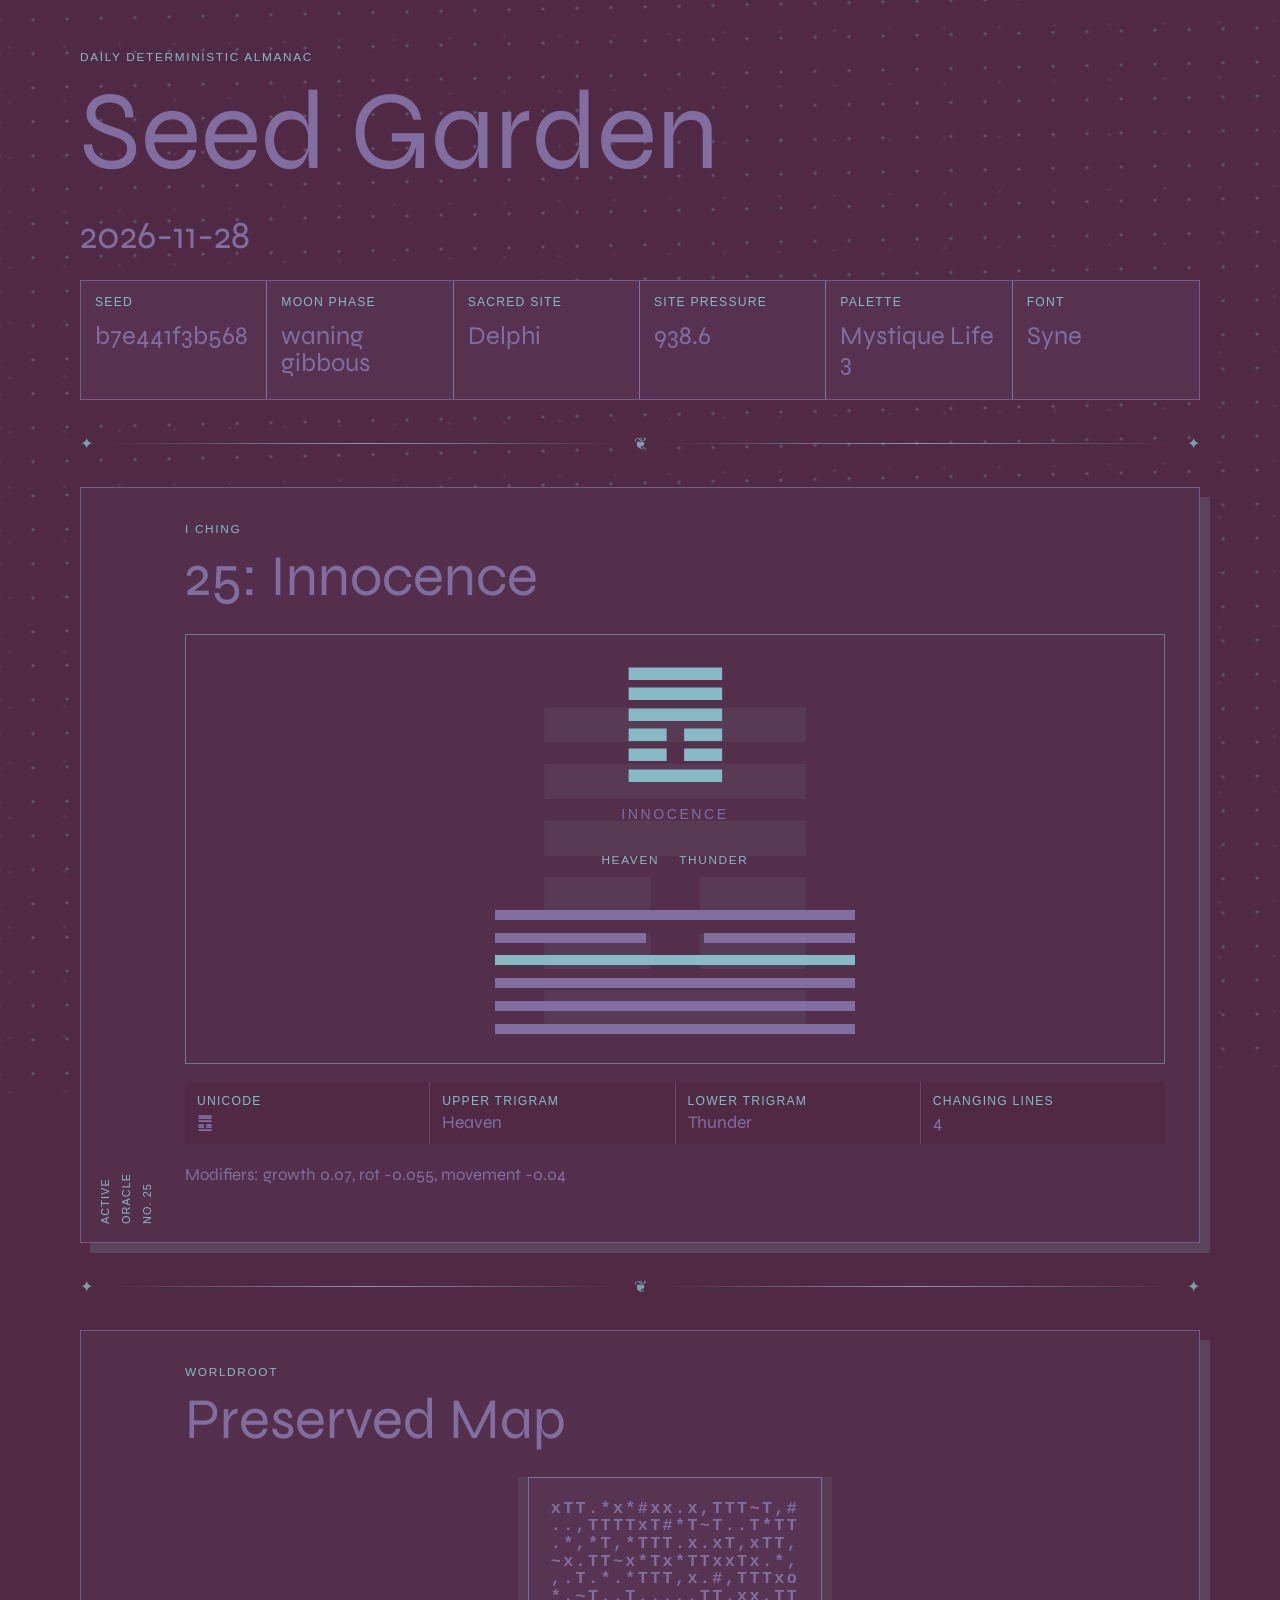
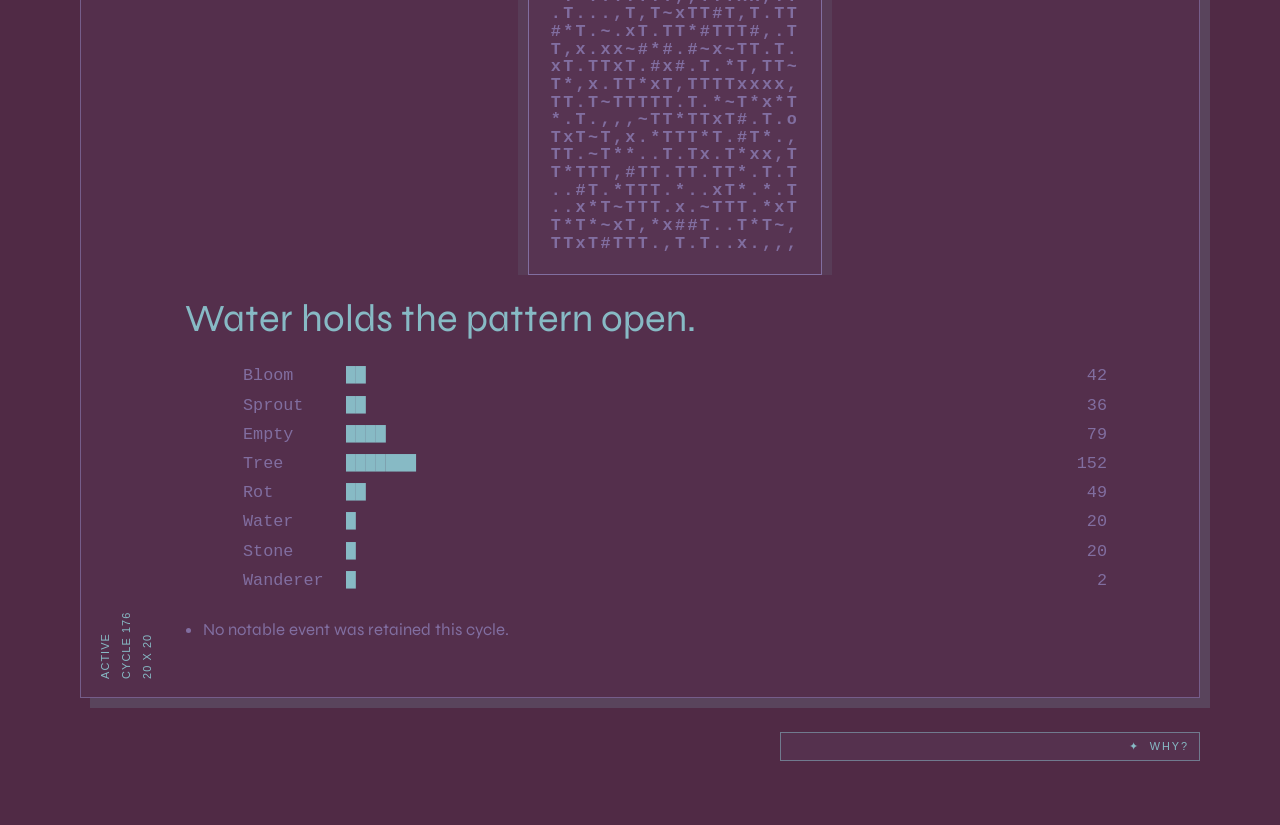
<file: output/index.html>
<!doctype html>
<html lang="en">
  <head>
    <meta charset="utf-8">
    <meta name="viewport" content="width=device-width, initial-scale=1">
    <title>Seed Garden / 2026-11-28</title>
    <link rel="stylesheet" href="https://fonts.googleapis.com/css2?family=Syne&amp;display=swap">
    <style>
      :root { --background: #502a45; --text: #816ea0; --accent: #87bac5; --muted: #6b557a; --daily-font: "Syne", Georgia, "Times New Roman", serif; }
    </style>
    <link rel="stylesheet" href="styles.css">
  </head>
  <body>
    <main class="artifact">

      <header class="artifact-header">
        <p class="kicker">Daily deterministic almanac</p>
        <h1>Seed Garden</h1>
        <p class="date">2026-11-28</p>
      </header>

      <section class="conditions-strip" aria-label="Daily conditions">
        
      <div class="fact">
        <dt><abbr title="Generated from the date, previous Worldroot checksum, moon phase, sacred site, and site pressure.">Seed</abbr></dt>
        <dd>b7e441f3b568</dd>
      </div>
    
        
      <div class="fact">
        <dt><abbr title="Moon phase is approximated from the date and selects the sacred site. Random previews do not use it.">Moon phase</abbr></dt>
        <dd>waning gibbous</dd>
      </div>
    
        
      <div class="fact">
        <dt><abbr title="The sacred site is selected from the moon phase and contributes weather to the seed. Random previews do not use it.">Sacred site</abbr></dt>
        <dd>Delphi</dd>
      </div>
    
        
      <div class="fact">
        <dt><abbr title="Surface pressure comes from Open-Meteo when available; null is used when unavailable.">Site pressure</abbr></dt>
        <dd>938.6</dd>
      </div>
    
        
      <div class="fact">
        <dt><abbr title="Palette is selected deterministically from today&#x27;s seed hash.">Palette</abbr></dt>
        <dd>Mystique Life 3</dd>
      </div>
    
        
      <div class="fact">
        <dt><abbr title="Font is selected deterministically from today&#x27;s seed hash.">Font</abbr></dt>
        <dd>Syne</dd>
      </div>
    
      </section>

      <div class="ornament" role="separator" aria-label="Between daily conditions and artifacts"><span>&#10022;</span><i></i><span>&#10086;</span><i></i><span>&#10022;</span></div>
          <section class="section artifact-plate section-iching">
            <div class="metadata-rail">
              <span>active</span>
              <span>Oracle</span>
              <span>No. 25</span>
            </div>
            <div class="section-heading">
              <p class="kicker">I Ching</p>
              <h2><abbr title="The hexagram is generated from today&#x27;s seed and influences Worldroot&#x27;s growth, decay, and movement.">25: Innocence</abbr></h2>
            </div>
            <div class="iching-artifact" aria-label="I Ching hexagram diagram">
              <div class="hexagram-ghost" aria-hidden="true">䷘</div>
              <div class="hexagram-symbol">䷘</div>
              <div class="hexagram-title">INNOCENCE</div>
              <div class="trigrams">
                <span>HEAVEN</span>
                <span>THUNDER</span>
              </div>
              <div class="hex-lines"><div class="hex-row" aria-label="line 6"><span class="hex-line solid"></span></div><div class="hex-row" aria-label="line 5"><span class="hex-line broken"><i></i><i></i></span></div><div class="hex-row changing" aria-label="line 4"><span class="hex-line broken"><i></i><i></i></span></div><div class="hex-row" aria-label="line 3"><span class="hex-line solid"></span></div><div class="hex-row" aria-label="line 2"><span class="hex-line solid"></span></div><div class="hex-row" aria-label="line 1"><span class="hex-line solid"></span></div></div>
            </div>
            <dl class="artifact-details">
              <div><dt>Unicode</dt><dd>䷘</dd></div>
              <div><dt>Upper trigram</dt><dd>Heaven</dd></div>
              <div><dt>Lower trigram</dt><dd>Thunder</dd></div>
              <div><dt>Changing lines</dt><dd>4</dd></div>
            </dl>
            <p>Modifiers: growth 0.07, rot -0.055, movement -0.04</p>
          </section>
          <div class="ornament" role="separator" aria-label="Before Worldroot"><span>&#10022;</span><i></i><span>&#10086;</span><i></i><span>&#10022;</span></div>
        

          <section class="section artifact-plate section-worldroot">
            <div class="metadata-rail">
              <span>active</span>
              <span>Cycle 176</span>
              <span>20 x 20</span>
            </div>
            <div class="section-heading">
              <p class="kicker">Worldroot</p>
              <h2><abbr title="Worldroot advances one deterministic cycle from the previous state using today&#x27;s seed and I Ching modifiers.">Preserved Map</abbr></h2>
            </div>
            <div class="worldroot-shell">
              <pre class="worldroot" aria-label="Worldroot ASCII map">xTT.*x*#xx.x,TTT~T,#
..,TTTTxT#*T~T..T*TT
.*,*T,*TTT.x.xT,xTT,
~x.TT~x*Tx*TTxxTx.*,
,.T.*.*TTT,x.#,TTTxo
*.~T..T...,,TT.xx,TT
.T...,T,T~xTT#T,T.TT
#*T.~.xT.TT*#TTT#,.T
T,x.xx~#*#.#~x~TT.T.
xT.TTxT.#x#.T.*T,TT~
T*,x.TT*xT,TTTTxxxx,
TT.T~TTTTT.T.*~T*x*T
*.T.,,,~TT*TTxT#.T.o
TxT~T,x.*TTT*T.#T*.,
TT.~T**..T.Tx.T*xx,T
T*TTT,#TT.TT.TT*.T.T
..#T.*TTT.*..xT*.*.T
..x*T~TTT.x.~TTT.*xT
T*T*~xT,*x##T..T*T~,
TTxT#TTT.,T.T..x.,,,</pre>
            </div>
            <p class="caption">Water holds the pattern open.</p>
            <div class="stats-bars" aria-label="Worldroot population stats"><div class="stat-row"><span>Bloom</span><b aria-hidden="true">&#9608;&#9608;</b><em>42</em></div><div class="stat-row"><span>Sprout</span><b aria-hidden="true">&#9608;&#9608;</b><em>36</em></div><div class="stat-row"><span>Empty</span><b aria-hidden="true">&#9608;&#9608;&#9608;&#9608;</b><em>79</em></div><div class="stat-row"><span>Tree</span><b aria-hidden="true">&#9608;&#9608;&#9608;&#9608;&#9608;&#9608;&#9608;</b><em>152</em></div><div class="stat-row"><span>Rot</span><b aria-hidden="true">&#9608;&#9608;</b><em>49</em></div><div class="stat-row"><span>Water</span><b aria-hidden="true">&#9608;</b><em>20</em></div><div class="stat-row"><span>Stone</span><b aria-hidden="true">&#9608;</b><em>20</em></div><div class="stat-row"><span>Wanderer</span><b aria-hidden="true">&#9608;</b><em>2</em></div></div>
            <ul class="events"><li>No notable event was retained this cycle.</li></ul>
          </section>
        

      
      <details class="why-panel">
        <summary>WHY?</summary>
        <div class="why-copy">
          <h2>Why?</h2>
<p>Seed Garden started for a very serious reason. I wanted my GitHub contribution graph to stay green. I wanted to do that in an honest way that didn&#x27;t generate litter or junk commits, and I kept thinking about interesting ways to create things from daily automation. I built something simple and then I kept getting more and more ideas for this automation thing and it took on a life of its own. Every day a seed is generated from a collection of deterministic inputs, or semi-deterministic at least. The current date, the previous state of the garden, the phase of the moon, atmospheric conditions at a site chosen by that moon phase (based on arbitrary but somewhat vibey correspondences), and eventually probably a bunch of other strange signals as I choose to incorporate them. The same inputs always produce the same output, there&#x27;s no hidden randomness.</p>
<p>That idea just absolutely fascinates me!</p>
<p>Often we treat random as a thing unto itself but if you trace any random event backwards you find the chain of causes. Roll a die and the outcome will depend on your hand, the air, physics, the table, the die itself, and tensors and tensors of other variables, some that we can&#x27;t even consciously observe or understand maybe! BUT as far as we know if we rewind time back, you&#x27;ll roll the same thing every time given the same inputs. Computers are even more deterministic, but from those deterministic systems we get behavior that feels surprising, alive and meaningful.</p>
<p>That, the thing I just said, is why I think the I Ching is one of the coolest things ever invented by humans.</p>
<p>You can view it as philosophy, divination, poetry or even an ancient computer. It provides a framework for reflection. The value isn&#x27;t in predicting the future (though some will try, and often find the result to be very accurate after they attribute the output to the thing that happened to them). The value is in providing a lens that we can look through to examine the present in a different light, put a pin in that cause I get back to it.</p>
<p>This person has AI psychosis or something, I should go DoorDash Chick-fil-A for breakfast.</p>
<p>WORLDROOT applied the same idea. I love Conway&#x27;s Game of Life. Cellular automata are so simple, and yet they are Turing complete. You can build Linux in Conway&#x27;s Game of Life. I think someone successful did build Conway&#x27;s Game of Life in Conway&#x27;s Game of Life. Worldroot is different, it&#x27;s more complex but at the same time less complex. Every bloom, patch of rot, surviving tree and wanderer is influenced from what came before. Like history, the current state is constrained by the states that preceded it. Behavior emerges from simple rules and from that, we can gain meaning. Or just look at some cool ASCII art!</p>
<p>Chaos magick, a scary sounding concept that is dear to my heart, is influential to this project as well. Perhaps not in the way people expect. Chaos magick treats belief systems as tools that can be adapted, discarded, and recombined. It was a chaos magician in New Jersey that taught me the I Ching, and gave me a femur bone and some coins to divine the infinite. Robert Anton Wilson describes this belief-shifting lens thing (remember that pin you put in &#x27;it&#x27;? This is the &#x27;it&#x27;) as &quot;changing reality tunnels&quot;. The same event can be viewed through many lenses, each revealing different aspects of the thing being observed.</p>
<p>So that&#x27;s the pipeline. GitHub Actions -&gt; Python Generator -&gt; garden.json -&gt; Site Generator -&gt; Random that isn&#x27;t random -&gt; Determinism -&gt; Lens for you to examine your reality with.</p>
<p>If you take anything from this, it&#x27;s that you can and should make something weird yourself. You can take the source of this and make your own. Change the words, change the colors, fiddle with it. It&#x27;s GPLv3 so it&#x27;s yours! For the love of god make your website more interesting, that&#x27;s all I ask.</p>
        </div>
      </details>
    
    
    </main>
  </body>
</html>
</file>
<file: output/styles.css>
* {
  box-sizing: border-box;
}

body {
  margin: 0;
  background: var(--background);
  color: var(--text);
  font-family: var(--daily-font);
}

body::before {
  content: "";
  position: fixed;
  inset: -20%;
  z-index: -1;
  background-image:
    radial-gradient(circle, color-mix(in srgb, var(--accent) 34%, transparent) 0 1.15px, transparent 1.9px),
    radial-gradient(circle, color-mix(in srgb, var(--text) 24%, transparent) 0 1px, transparent 1.8px);
  background-position: 0 0, 18px 22px;
  background-size: 34px 34px, 55px 55px;
  opacity: 0.9;
  transform: skewY(-1.2deg);
  animation: dot-drift 90s linear infinite;
  pointer-events: none;
}

@keyframes dot-drift {
  from {
    background-position: 0 0, 18px 22px;
    transform: translate3d(0, 0, 0) skewY(-1.2deg);
  }

  to {
    background-position: 220px 140px, 310px 190px;
    transform: translate3d(-22px, 16px, 0) skewY(1.2deg);
  }
}

.artifact {
  width: min(1120px, calc(100% - 32px));
  margin: 0 auto;
  padding: 28px 0 64px;
}

.artifact-header {
  min-height: 28vh;
  display: grid;
  align-content: center;
}

.kicker {
  margin: 0 0 12px;
  color: var(--accent);
  font-family: Arial, sans-serif;
  font-size: 0.74rem;
  letter-spacing: 0.14em;
  text-transform: uppercase;
}

h1,
h2 {
  margin: 0;
  font-weight: 400;
  line-height: 1;
  font-family: var(--daily-font);
  white-space: nowrap;
}

h1 {
  font-size: clamp(3rem, 10vw, 7rem);
}

h2 {
  font-size: clamp(2rem, 4.5vw, 4.2rem);
}

.date {
  margin: 24px 0 0;
  font-size: clamp(1.3rem, 3vw, 2.4rem);
}

.why-panel {
  margin: 34px 0 0 auto;
  width: min(420px, 100%);
  border: 1px solid color-mix(in srgb, var(--accent) 54%, transparent);
  background: color-mix(in srgb, var(--background) 90%, var(--text));
  font-family: Arial, sans-serif;
}

.why-panel summary {
  display: block;
  padding: 7px 10px;
  color: var(--accent);
  font-family: Arial, sans-serif;
  font-size: 0.68rem;
  letter-spacing: 0.18em;
  text-align: right;
  text-transform: uppercase;
  cursor: pointer;
}

.why-panel summary::-webkit-details-marker {
  display: none;
}

.why-panel summary::before {
  content: "✦";
  margin-right: 10px;
}

.why-panel[open] summary {
  border-bottom: 1px solid color-mix(in srgb, var(--accent) 42%, transparent);
}

.why-copy {
  max-height: min(46vh, 420px);
  overflow: auto;
  padding: 10px 12px 12px;
  font-family: Arial, sans-serif;
  font-size: 0.78rem;
  line-height: 1.45;
}

.why-copy h2 {
  margin: 0 0 10px;
  white-space: normal;
  font-family: Arial, sans-serif;
  font-size: 0.92rem;
  letter-spacing: 0.08em;
  text-transform: uppercase;
}

.why-copy p {
  margin: 0 0 0.75rem;
}

.conditions-strip {
  display: grid;
  grid-template-columns: repeat(6, minmax(0, 1fr));
  border: 1px solid color-mix(in srgb, var(--text) 70%, transparent);
  background: color-mix(in srgb, var(--background) 88%, var(--text));
}

.fact {
  min-height: 118px;
  padding: 14px;
  border-right: 1px solid var(--text);
}

.fact:last-child {
  border-right: 0;
}

dt {
  color: var(--accent);
  font-family: Arial, sans-serif;
  font-size: 0.76rem;
  letter-spacing: 0.1em;
  text-transform: uppercase;
}

.fact abbr,
h2 abbr {
  text-decoration: none;
  cursor: help;
}

dd {
  margin: 14px 0 0;
  overflow-wrap: anywhere;
  font-size: clamp(1.15rem, 2vw, 1.9rem);
  line-height: 1.05;
}

.section {
  margin: 0 0 32px;
}

.artifact-plate {
  position: relative;
  padding: 34px 34px 38px 104px;
  border: 1px solid color-mix(in srgb, var(--text) 74%, transparent);
  background: color-mix(in srgb, var(--background) 92%, var(--text));
  box-shadow: 10px 10px 0 color-mix(in srgb, var(--accent) 18%, transparent);
}

.metadata-rail {
  position: absolute;
  inset: 18px auto 18px 18px;
  width: 54px;
  display: flex;
  flex-direction: column;
  justify-content: space-between;
  color: var(--accent);
  font-family: Arial, sans-serif;
  font-size: 0.68rem;
  letter-spacing: 0.1em;
  text-transform: uppercase;
  writing-mode: vertical-rl;
  transform: rotate(180deg);
}

.section-heading {
  margin-bottom: 28px;
}

.giant-mark {
  margin: 0 0 24px;
  color: var(--accent);
  font-size: clamp(3rem, 11vw, 8rem);
  line-height: 0.95;
  overflow-wrap: anywhere;
}

.oracle-mark {
  margin: 0 0 24px;
  color: var(--accent);
  font-family: Georgia, "Times New Roman", serif;
  font-size: clamp(1.8rem, 4vw, 3.6rem);
  line-height: 1;
}

.iching-artifact {
  position: relative;
  display: grid;
  justify-items: center;
  gap: 14px;
  min-height: 430px;
  padding: 26px 20px;
  overflow: hidden;
  border: 1px solid color-mix(in srgb, var(--accent) 54%, transparent);
}

.hexagram-ghost {
  position: absolute;
  inset: 50% auto auto 50%;
  color: var(--accent);
  font-family: "Times New Roman", serif;
  font-size: clamp(13rem, 28vw, 23rem);
  line-height: 1;
  opacity: 0.08;
  transform: translate(-50%, -50%);
}

.hexagram-symbol {
  position: relative;
  color: var(--accent);
  font-family: "Times New Roman", serif;
  font-size: clamp(4rem, 10vw, 8rem);
  line-height: 0.9;
}

.hexagram-title {
  position: relative;
  font-family: Arial, sans-serif;
  font-size: 0.88rem;
  letter-spacing: 0.18em;
}

.trigrams {
  position: relative;
  display: flex;
  gap: 20px;
  color: var(--accent);
  font-family: Arial, sans-serif;
  font-size: 0.74rem;
  letter-spacing: 0.14em;
}

.hex-lines {
  position: relative;
  display: grid;
  gap: 10px;
  width: min(360px, 82vw);
  margin-top: 12px;
}

.hex-row {
  display: flex;
  justify-content: center;
}

.hex-line {
  display: block;
  width: 100%;
  height: 10px;
  background: var(--text);
}

.hex-line.broken {
  display: flex;
  justify-content: space-between;
  background: transparent;
}

.hex-line.broken i {
  display: block;
  width: 42%;
  background: var(--text);
}

.hex-row.changing .hex-line,
.hex-row.changing .hex-line i {
  background: var(--accent);
}

.artifact-details {
  display: grid;
  grid-template-columns: repeat(4, minmax(0, 1fr));
  gap: 1px;
  margin: 18px 0;
  background: color-mix(in srgb, var(--text) 38%, transparent);
}

.artifact-details div {
  padding: 12px;
  background: var(--background);
}

.artifact-details dt,
.artifact-details dd {
  margin: 0;
}

.artifact-details dd {
  margin-top: 6px;
  font-size: 1.1rem;
}

.worldroot-shell {
  display: flex;
  justify-content: center;
  width: 100%;
  overflow-x: auto;
}

.worldroot {
  width: max-content;
  max-width: 100%;
  margin: 0;
  padding: 22px;
  overflow-x: auto;
  border: 1px solid var(--text);
  outline: 10px solid color-mix(in srgb, var(--accent) 9%, transparent);
  background: color-mix(in srgb, var(--background) 86%, var(--text));
  color: var(--text);
  font: 700 clamp(0.78rem, 1.45vw, 1.05rem) / 1.05 "Courier New", monospace;
  letter-spacing: 0.14em;
  text-align: left;
}

.caption {
  max-width: 34rem;
  margin: 24px 0;
  color: var(--accent);
  font-size: clamp(1.35rem, 3vw, 2.55rem);
  line-height: 1.05;
}

.stats-bars,
.events,
.section p:not(.kicker):not(.giant-mark):not(.caption) {
  max-width: 54rem;
  font-size: 1.05rem;
  line-height: 1.5;
}

.stats-bars {
  display: grid;
  gap: 4px;
  margin: 24px auto;
  font-family: "Courier New", monospace;
}

.stat-row {
  display: grid;
  grid-template-columns: 9ch 1fr 5ch;
  gap: 12px;
  align-items: baseline;
}

.stat-row b {
  color: var(--accent);
  font-weight: 400;
  overflow: hidden;
  white-space: nowrap;
}

.stat-row em {
  font-style: normal;
  text-align: right;
}

.events {
  padding-left: 1.1rem;
}

.ornament {
  display: grid;
  grid-template-columns: auto 1fr auto 1fr auto;
  gap: 14px;
  align-items: center;
  margin: 34px 0;
  color: var(--accent);
  opacity: 0.82;
}

.ornament i {
  height: 1px;
  background:
    linear-gradient(90deg, transparent, var(--accent), transparent);
}

.incomplete {
  color: color-mix(in srgb, var(--text) 72%, var(--muted));
}

@media (max-width: 760px) {
  .artifact {
    width: min(100% - 24px, 1120px);
    padding-top: 32px;
  }

  .artifact-header {
    min-height: 44vh;
  }

  .conditions-strip {
    grid-template-columns: 1fr;
  }

  h1,
  h2 {
    white-space: normal;
  }

  .artifact-plate {
    padding: 26px 18px;
    box-shadow: 6px 6px 0 color-mix(in srgb, var(--accent) 18%, transparent);
  }

  .metadata-rail {
    position: static;
    width: auto;
    flex-direction: row;
    writing-mode: horizontal-tb;
    transform: none;
    margin-bottom: 16px;
  }

  .artifact-details {
    grid-template-columns: 1fr 1fr;
  }

  .fact {
    min-height: 0;
    border-right: 0;
    border-bottom: 1px solid var(--text);
  }

  .fact:last-child {
    border-bottom: 0;
  }

  .worldroot {
    letter-spacing: 0.08em;
  }
}

@media (prefers-reduced-motion: reduce) {
  body::before {
    animation: none;
  }
}
</file>
